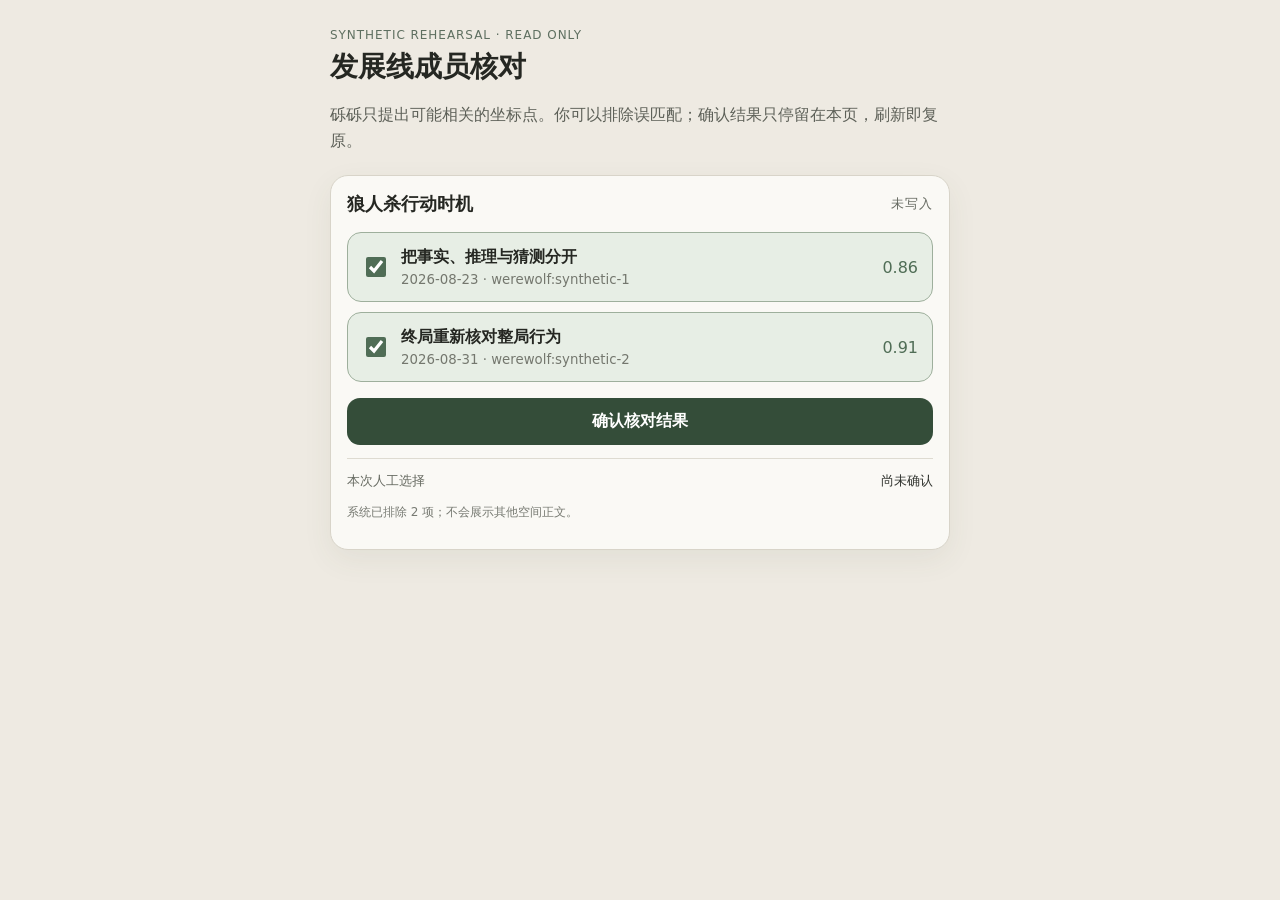
<file: examples/experience-thread-review.html>
<!doctype html>
<html lang="zh-CN">
<head>
  <meta charset="utf-8">
  <meta name="viewport" content="width=device-width,initial-scale=1">
  <title>Moraine · 发展线核对演练</title>
  <style>
    :root { color-scheme: light; font-family: ui-sans-serif, system-ui, sans-serif; background:#eeeae2; color:#252722; }
    * { box-sizing:border-box; }
    body { margin:0; padding:24px 14px 48px; }
    main { width:min(100%, 620px); margin:auto; }
    header { margin-bottom:22px; }
    h1 { margin:5px 0 8px; font-size:28px; }
    .kicker,.safe { color:#5e6f60; font-size:12px; letter-spacing:.08em; text-transform:uppercase; }
    .intro { color:#5d6058; line-height:1.6; }
    .panel { background:#faf9f5; border:1px solid #d8d4c9; border-radius:18px; padding:16px; box-shadow:0 10px 30px #4b503d12; }
    .panel-head,.result { display:flex; justify-content:space-between; gap:12px; align-items:center; }
    .panel-head strong { font-size:18px; }
    .panel-head span,.result { color:#676b62; font-size:13px; }
    ol { list-style:none; padding:0; margin:16px 0; display:grid; gap:10px; }
    li { position:relative; }
    label { display:grid; grid-template-columns:auto 1fr auto; gap:12px; align-items:center; padding:14px; border-radius:14px; background:#f1f0e9; border:1px solid transparent; cursor:pointer; }
    label:has(input:checked) { background:#e7eee5; border-color:#9eaf9c; }
    input { width:20px; height:20px; accent-color:#506d56; }
    .copy { display:grid; gap:4px; }
    .copy small { color:#74776e; }
    .score { font-variant-numeric:tabular-nums; color:#506d56; }
    button { width:100%; border:0; border-radius:13px; padding:13px 16px; background:#344d39; color:white; font:inherit; font-weight:700; cursor:pointer; }
    button:disabled { opacity:.45; cursor:not-allowed; }
    .result { margin-top:13px; padding-top:13px; border-top:1px solid #dedbd1; align-items:flex-start; }
    .result output { color:#30332e; text-align:right; overflow-wrap:anywhere; }
    .excluded { margin-top:14px; color:#777a72; font-size:12px; }
    [hidden] { display:none !important; }
  </style>
</head>
<body>
  <main>
    <header>
      <span class="kicker">Synthetic rehearsal · read only</span>
      <h1>发展线成员核对</h1>
      <p class="intro">砾砾只提出可能相关的坐标点。你可以排除误匹配；确认结果只停留在本页，刷新即复原。</p>
    </header>
    <section class="panel" aria-labelledby="threadTitle">
      <div class="panel-head"><strong id="threadTitle">读取中</strong><span class="safe">未写入</span></div>
      <ol id="candidates" aria-live="polite"></ol>
      <button id="confirm" type="button" disabled>确认核对结果</button>
      <div class="result"><span>本次人工选择</span><output id="selection">尚未确认</output></div>
      <p class="excluded" id="excluded"></p>
    </section>
  </main>
  <script>
    const list = document.querySelector('#candidates');
    const confirm = document.querySelector('#confirm');
    const selection = document.querySelector('#selection');
    const excluded = document.querySelector('#excluded');
    const title = document.querySelector('#threadTitle');

    function selectedIds() {
      return [...list.querySelectorAll('input:checked')].map(input => input.value);
    }

    fetch('./experience-thread-review.preview.json', { cache: 'no-store' })
      .then(response => { if (!response.ok) throw new Error('fixture unavailable'); return response.json(); })
      .then(preview => {
        if (preview.persisted !== false || preview.writes.length || !preview.requires_review) throw new Error('unsafe preview');
        title.textContent = preview.title;
        preview.points.forEach(point => {
          const item = document.createElement('li');
          const label = document.createElement('label');
          const input = document.createElement('input');
          const copy = document.createElement('span');
          const strong = document.createElement('strong');
          const small = document.createElement('small');
          const score = document.createElement('span');
          input.type = 'checkbox'; input.value = point.memory_id; input.checked = true;
          strong.textContent = point.title;
          small.textContent = `${point.observed_at.slice(0, 10)} · ${point.source.ref}`;
          score.className = 'score'; score.textContent = point.similarity.toFixed(2);
          copy.className = 'copy'; copy.append(strong, small); label.append(input, copy, score); item.append(label); list.append(item);
        });
        excluded.textContent = `系统已排除 ${preview.excluded.length} 项；不会展示其他空间正文。`;
        confirm.disabled = false;
      })
      .catch(() => {
        title.textContent = '无法读取合成演练';
        excluded.textContent = '没有使用真实记忆或伪造结果替代。';
      });

    confirm.addEventListener('click', () => {
      const ids = selectedIds();
      selection.textContent = ids.length ? ids.join(' · ') : '未选择成员';
    });
  </script>
</body>
</html>
</file>
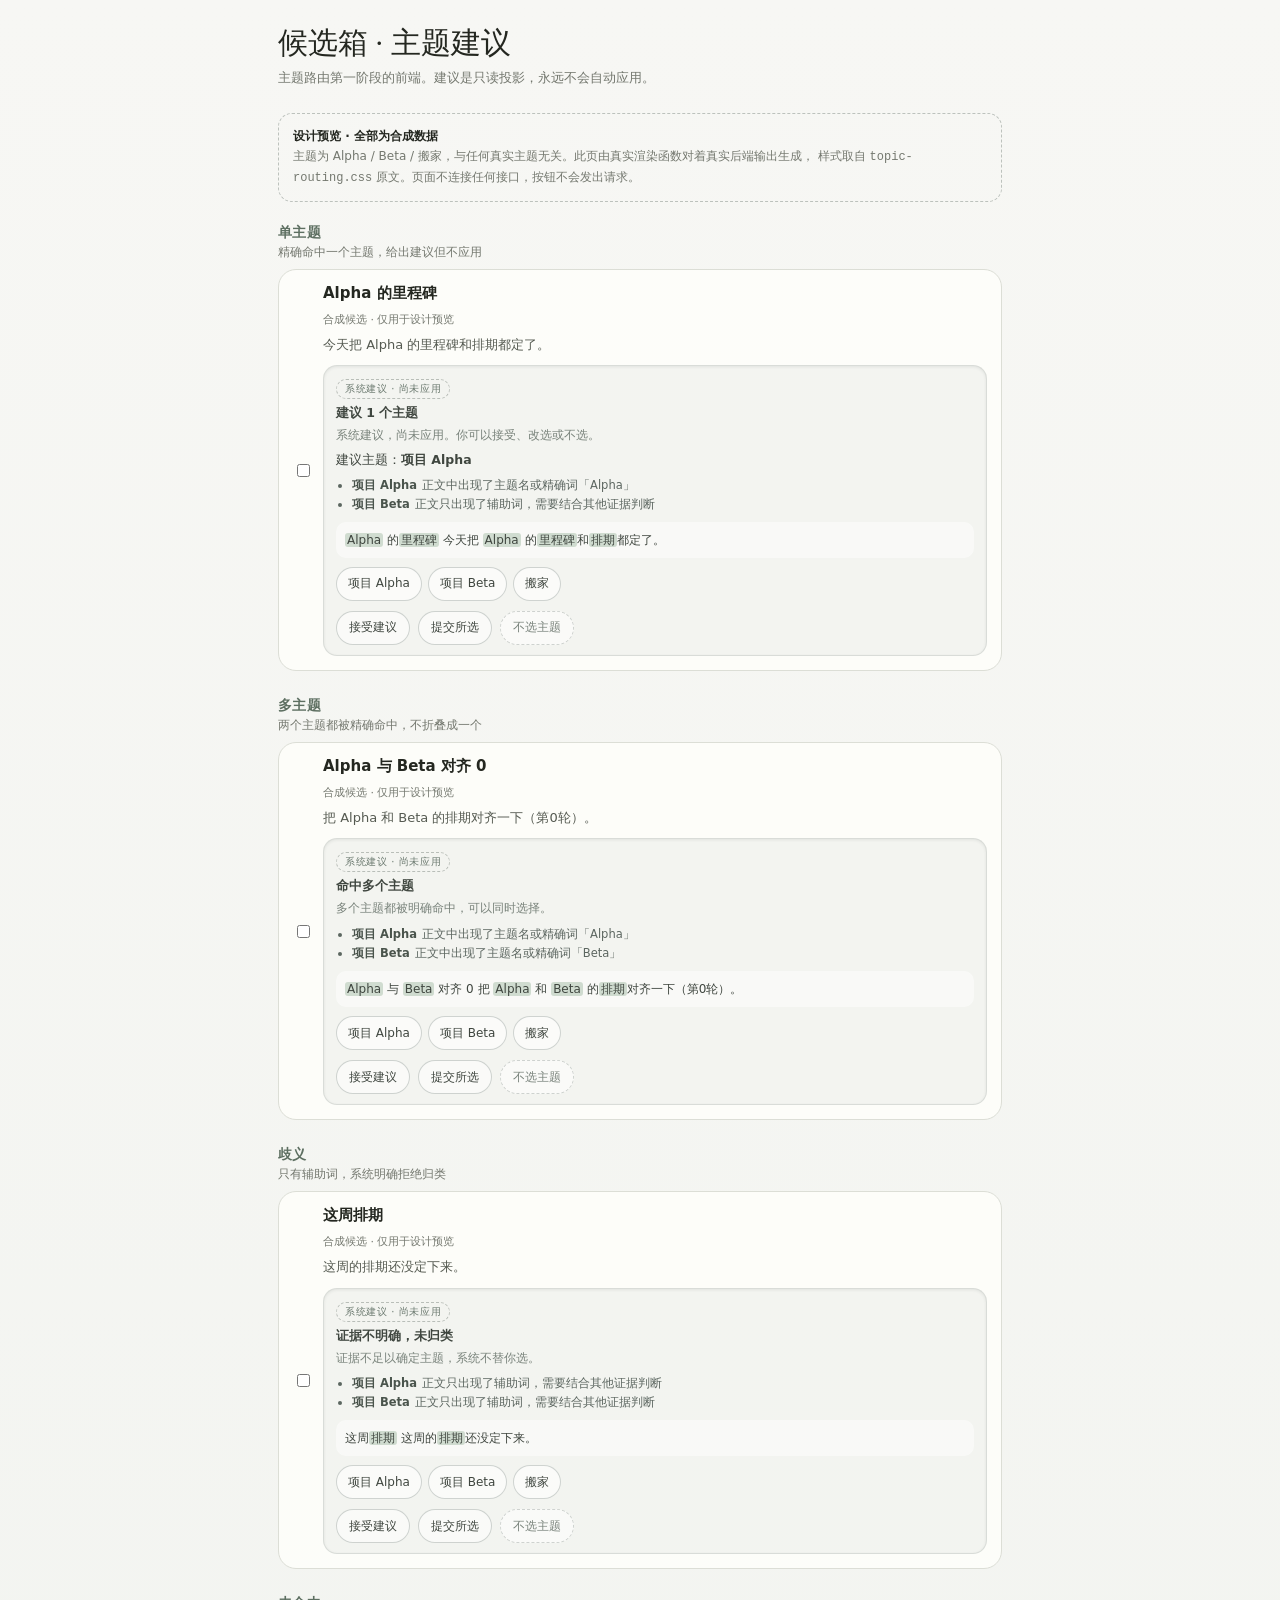
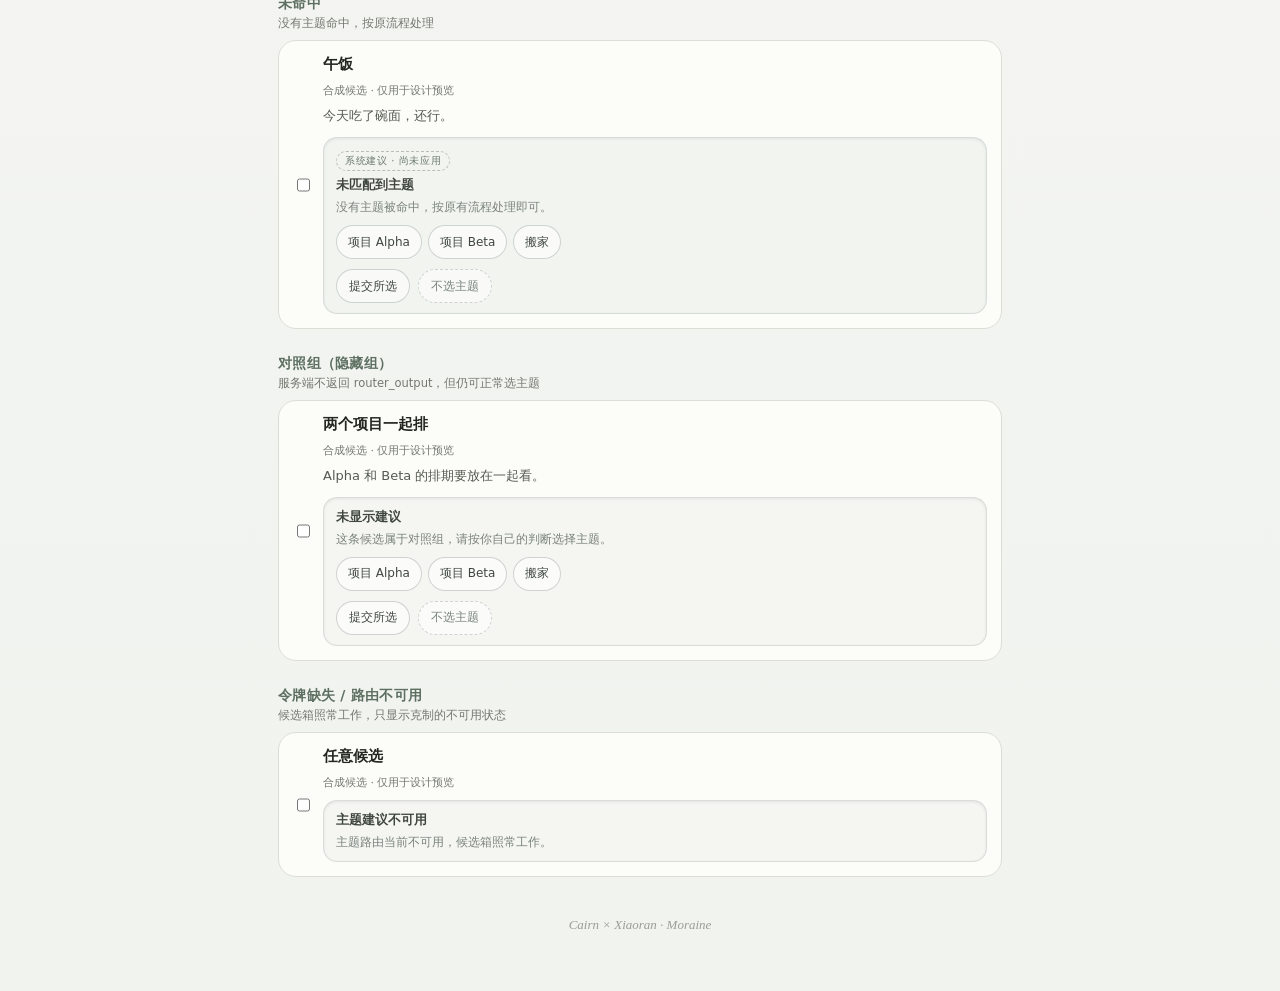
<file: docs/design/topic-routing-preview.html>
<!doctype html>
<html lang="zh-CN"><head><meta charset="utf-8">
<meta name="viewport" content="width=device-width,initial-scale=1">
<title>Moraine · 候选箱主题建议（设计预览）</title>
<style>
:root{--ink:#242720;--muted:#74786f;--line:#dcded6;--moss:#5d6f61;
  font-family:Inter,"Noto Sans SC",system-ui,sans-serif}
*{box-sizing:border-box}
body{margin:0;background:linear-gradient(180deg,#f7f7f4,#f1f3ef);color:var(--ink)}
.shell{width:min(100%,760px);margin:auto;padding:26px 18px 60px}
.intro{padding:12px 14px;border:1px dashed rgba(118,130,122,.45);border-radius:14px;
  color:var(--muted);font-size:12px;line-height:1.7;margin-bottom:22px}
.intro b{color:var(--ink)}
h1{font:500 30px/1.15 Georgia,serif;margin:0 0 6px}
.lede{color:var(--muted);font-size:13px;margin:0 0 24px;line-height:1.7}
.demo{margin-bottom:26px}
.demo>header{margin-bottom:9px}
.demo h2{font-size:14px;margin:0;color:var(--moss);letter-spacing:.02em}
.demo>header p{margin:3px 0 0;font-size:11.5px;color:var(--muted)}
.item{display:grid;grid-template-columns:auto 1fr;gap:10px;padding:14px;
  border:1px solid var(--line);border-radius:18px;background:rgba(255,255,252,.8)}
.item input{margin-top:4px;accent-color:var(--moss)}
.item h3{font-size:15px;margin:0 0 5px}
.item-meta{font-size:11px;color:var(--muted)}
.item>span>p{font-size:13px;line-height:1.65;color:#555a51;margin:7px 0 0}
footer{margin-top:40px;text-align:center;color:#9a9d96;font:italic 13px Georgia,serif}
/* Topic routing shadow suggestions.
 *
 * Suggestions are a read-only projection, so they are rendered as a recessed
 * well rather than a raised card: visually they can never be mistaken for
 * something the user already confirmed.
 */

.topic-box {
  margin: 10px 0 0;
  padding: 11px 12px 10px;
  border: 1px solid rgba(84, 96, 88, 0.16);
  border-radius: 14px;
  background: rgba(40, 48, 43, 0.045);
  box-shadow: inset 0 1px 3px rgba(48, 58, 51, 0.09);
  color: #3f463f;
}

.topic-box.is-quiet,
.topic-box.is-control {
  background: rgba(40, 48, 43, 0.03);
}

.topic-badge {
  display: inline-block;
  margin-bottom: 6px;
  padding: 2px 8px;
  border: 1px dashed rgba(84, 96, 88, 0.36);
  border-radius: 999px;
  font-size: 10px;
  letter-spacing: 0.06em;
  color: #6c7a70;
}

.topic-state {
  display: block;
  font-size: 12.5px;
  font-weight: 600;
}

.topic-note {
  margin: 4px 0 0;
  font-size: 11.5px;
  line-height: 1.6;
  color: #79837b;
}

.topic-primary {
  margin: 7px 0 0;
  font-size: 12.5px;
}

.topic-reasons {
  margin: 7px 0 0;
  padding-left: 16px;
  font-size: 11.5px;
  line-height: 1.65;
  color: #5c6660;
}

.topic-reason-name {
  margin-right: 5px;
  font-weight: 600;
  color: #4a544c;
}

.topic-excerpt {
  margin: 8px 0 0;
  padding: 8px 9px;
  border-radius: 10px;
  background: rgba(255, 255, 255, 0.5);
  font-size: 12px;
  line-height: 1.7;
  word-break: break-word;
}

mark.topic-hit {
  padding: 0 2px;
  border-radius: 3px;
  background: rgba(150, 178, 152, 0.42);
  color: inherit;
}

/* ---- topic chips ---- */

.topic-chips {
  display: flex;
  flex-wrap: wrap;
  gap: 6px;
  margin-top: 9px;
}

.topic-chip {
  min-height: 34px;
  padding: 5px 11px;
  border: 1px solid rgba(84, 96, 88, 0.26);
  border-radius: 999px;
  background: rgba(255, 255, 255, 0.62);
  color: #3f463f;
  font: inherit;
  font-size: 12px;
  cursor: pointer;
  transition: background 160ms ease, border-color 160ms ease;
}

.topic-chip.is-picked {
  border-color: rgba(93, 111, 97, 0.7);
  background: rgba(139, 166, 142, 0.3);
  font-weight: 600;
}

.topic-chip:focus-visible,
.topic-action:focus-visible,
.topic-token-form input:focus-visible {
  outline: 2px solid #5d6f61;
  outline-offset: 2px;
}

.topic-empty {
  margin: 9px 0 0;
  font-size: 11.5px;
  color: #828c84;
}

/* ---- actions ---- */

.topic-actions {
  display: flex;
  flex-wrap: wrap;
  align-items: center;
  gap: 8px;
  margin-top: 10px;
}

.topic-action {
  min-height: 34px;
  padding: 5px 12px;
  border: 1px solid rgba(84, 96, 88, 0.26);
  border-radius: 999px;
  background: rgba(255, 255, 255, 0.55);
  color: #3f463f;
  font: inherit;
  font-size: 12px;
  cursor: pointer;
}

.topic-action.is-plain {
  border-style: dashed;
  color: #79837b;
}

.topic-decided {
  font-size: 11px;
  color: #6c7a70;
}

/* ---- settings ---- */

.topic-token-form input {
  width: 100%;
  min-height: 38px;
  padding: 7px 10px;
  border: 1px solid var(--line, #dcded6);
  border-radius: 12px;
  font: inherit;
}

.topic-token-status {
  margin: 7px 0 0;
  font-size: 11.5px;
  color: #79837b;
}

/* ---- mobile ---- */

@media (max-width: 420px) {
  .topic-actions {
    gap: 6px;
  }

  .topic-action,
  .topic-chip {
    min-height: 38px;
    flex: 1 1 auto;
  }

  .topic-decided {
    flex: 1 1 100%;
  }
}

@media (prefers-reduced-motion: reduce) {
  .topic-chip {
    transition: none;
  }
}

@media (prefers-contrast: more) {
  .topic-box {
    border-color: #4a544c;
  }

  mark.topic-hit {
    background: rgba(150, 178, 152, 0.7);
  }
}

</style></head><body><main class="shell">
<h1>候选箱 · 主题建议</h1>
<p class="lede">主题路由第一阶段的前端。建议是只读投影，永远不会自动应用。</p>
<p class="intro"><b>设计预览 · 全部为合成数据</b><br>
主题为 Alpha / Beta / 搬家，与任何真实主题无关。此页由真实渲染函数对着真实后端输出生成，
样式取自 <code>topic-routing.css</code> 原文。页面不连接任何接口，按钮不会发出请求。</p>
<section class="demo">
  <header><h2>单主题</h2><p>精确命中一个主题，给出建议但不应用</p></header>
  <label class="item"><input type="checkbox"><span>
    <h3>Alpha 的里程碑</h3>
    <span class="item-meta">合成候选 · 仅用于设计预览</span>
    <p>今天把 Alpha 的里程碑和排期都定了。</p>
    <div class="topic-box is-suggestion" data-state="single">
      <span class="topic-badge">系统建议 · 尚未应用</span>
      <span class="topic-state">建议 1 个主题</span>
      <p class="topic-note">系统建议，尚未应用。你可以接受、改选或不选。</p>
      <p class="topic-primary">建议主题：<strong>项目 Alpha</strong></p>
      <ul class="topic-reasons"><li><span class="topic-reason-name">项目 Alpha</span>正文中出现了主题名或精确词「Alpha」</li><li><span class="topic-reason-name">项目 Beta</span>正文只出现了辅助词，需要结合其他证据判断</li></ul>
      <p class="topic-excerpt"><mark class="topic-hit">Alpha</mark> 的<mark class="topic-hit">里程碑</mark>
今天把 <mark class="topic-hit">Alpha</mark> 的<mark class="topic-hit">里程碑</mark>和<mark class="topic-hit">排期</mark>都定了。</p>
      <div class="topic-chips" role="group" aria-label="选择主题"><button type="button" class="topic-chip"
             data-topic-pick="t_alpha"
             data-candidate="candidate_2f9f7f749845"
             aria-pressed="false">项目 Alpha</button><button type="button" class="topic-chip"
             data-topic-pick="t_beta"
             data-candidate="candidate_2f9f7f749845"
             aria-pressed="false">项目 Beta</button><button type="button" class="topic-chip"
             data-topic-pick="t_gamma"
             data-candidate="candidate_2f9f7f749845"
             aria-pressed="false">搬家</button></div>
      <div class="topic-actions">
      <button type="button" class="topic-action" data-topic-accept="candidate_2f9f7f749845">接受建议</button>
      <button type="button" class="topic-action" data-topic-submit="candidate_2f9f7f749845">提交所选</button>
      <button type="button" class="topic-action is-plain" data-topic-none="candidate_2f9f7f749845">不选主题</button>
      <span class="topic-decided" aria-live="polite"></span>
    </div>
    </div>
  </span></label>
</section>
<section class="demo">
  <header><h2>多主题</h2><p>两个主题都被精确命中，不折叠成一个</p></header>
  <label class="item"><input type="checkbox"><span>
    <h3>Alpha 与 Beta 对齐 0</h3>
    <span class="item-meta">合成候选 · 仅用于设计预览</span>
    <p>把 Alpha 和 Beta 的排期对齐一下（第0轮）。</p>
    <div class="topic-box is-suggestion" data-state="multi">
      <span class="topic-badge">系统建议 · 尚未应用</span>
      <span class="topic-state">命中多个主题</span>
      <p class="topic-note">多个主题都被明确命中，可以同时选择。</p>

      <ul class="topic-reasons"><li><span class="topic-reason-name">项目 Alpha</span>正文中出现了主题名或精确词「Alpha」</li><li><span class="topic-reason-name">项目 Beta</span>正文中出现了主题名或精确词「Beta」</li></ul>
      <p class="topic-excerpt"><mark class="topic-hit">Alpha</mark> 与 <mark class="topic-hit">Beta</mark> 对齐 0
把 <mark class="topic-hit">Alpha</mark> 和 <mark class="topic-hit">Beta</mark> 的<mark class="topic-hit">排期</mark>对齐一下（第0轮）。</p>
      <div class="topic-chips" role="group" aria-label="选择主题"><button type="button" class="topic-chip"
             data-topic-pick="t_alpha"
             data-candidate="candidate_746f39061703"
             aria-pressed="false">项目 Alpha</button><button type="button" class="topic-chip"
             data-topic-pick="t_beta"
             data-candidate="candidate_746f39061703"
             aria-pressed="false">项目 Beta</button><button type="button" class="topic-chip"
             data-topic-pick="t_gamma"
             data-candidate="candidate_746f39061703"
             aria-pressed="false">搬家</button></div>
      <div class="topic-actions">
      <button type="button" class="topic-action" data-topic-accept="candidate_746f39061703">接受建议</button>
      <button type="button" class="topic-action" data-topic-submit="candidate_746f39061703">提交所选</button>
      <button type="button" class="topic-action is-plain" data-topic-none="candidate_746f39061703">不选主题</button>
      <span class="topic-decided" aria-live="polite"></span>
    </div>
    </div>
  </span></label>
</section>
<section class="demo">
  <header><h2>歧义</h2><p>只有辅助词，系统明确拒绝归类</p></header>
  <label class="item"><input type="checkbox"><span>
    <h3>这周排期</h3>
    <span class="item-meta">合成候选 · 仅用于设计预览</span>
    <p>这周的排期还没定下来。</p>
    <div class="topic-box is-suggestion" data-state="ambiguous">
      <span class="topic-badge">系统建议 · 尚未应用</span>
      <span class="topic-state">证据不明确，未归类</span>
      <p class="topic-note">证据不足以确定主题，系统不替你选。</p>

      <ul class="topic-reasons"><li><span class="topic-reason-name">项目 Alpha</span>正文只出现了辅助词，需要结合其他证据判断</li><li><span class="topic-reason-name">项目 Beta</span>正文只出现了辅助词，需要结合其他证据判断</li></ul>
      <p class="topic-excerpt">这周<mark class="topic-hit">排期</mark>
这周的<mark class="topic-hit">排期</mark>还没定下来。</p>
      <div class="topic-chips" role="group" aria-label="选择主题"><button type="button" class="topic-chip"
             data-topic-pick="t_alpha"
             data-candidate="candidate_6c3c9211ff88"
             aria-pressed="false">项目 Alpha</button><button type="button" class="topic-chip"
             data-topic-pick="t_beta"
             data-candidate="candidate_6c3c9211ff88"
             aria-pressed="false">项目 Beta</button><button type="button" class="topic-chip"
             data-topic-pick="t_gamma"
             data-candidate="candidate_6c3c9211ff88"
             aria-pressed="false">搬家</button></div>
      <div class="topic-actions">
      <button type="button" class="topic-action" data-topic-accept="candidate_6c3c9211ff88">接受建议</button>
      <button type="button" class="topic-action" data-topic-submit="candidate_6c3c9211ff88">提交所选</button>
      <button type="button" class="topic-action is-plain" data-topic-none="candidate_6c3c9211ff88">不选主题</button>
      <span class="topic-decided" aria-live="polite"></span>
    </div>
    </div>
  </span></label>
</section>
<section class="demo">
  <header><h2>未命中</h2><p>没有主题命中，按原流程处理</p></header>
  <label class="item"><input type="checkbox"><span>
    <h3>午饭</h3>
    <span class="item-meta">合成候选 · 仅用于设计预览</span>
    <p>今天吃了碗面，还行。</p>
    <div class="topic-box is-suggestion" data-state="no_match">
      <span class="topic-badge">系统建议 · 尚未应用</span>
      <span class="topic-state">未匹配到主题</span>
      <p class="topic-note">没有主题被命中，按原有流程处理即可。</p>



      <div class="topic-chips" role="group" aria-label="选择主题"><button type="button" class="topic-chip"
             data-topic-pick="t_alpha"
             data-candidate="candidate_251c9165698a"
             aria-pressed="false">项目 Alpha</button><button type="button" class="topic-chip"
             data-topic-pick="t_beta"
             data-candidate="candidate_251c9165698a"
             aria-pressed="false">项目 Beta</button><button type="button" class="topic-chip"
             data-topic-pick="t_gamma"
             data-candidate="candidate_251c9165698a"
             aria-pressed="false">搬家</button></div>
      <div class="topic-actions">

      <button type="button" class="topic-action" data-topic-submit="candidate_251c9165698a">提交所选</button>
      <button type="button" class="topic-action is-plain" data-topic-none="candidate_251c9165698a">不选主题</button>
      <span class="topic-decided" aria-live="polite"></span>
    </div>
    </div>
  </span></label>
</section>
<section class="demo">
  <header><h2>对照组（隐藏组）</h2><p>服务端不返回 router_output，但仍可正常选主题</p></header>
  <label class="item"><input type="checkbox"><span>
    <h3>两个项目一起排</h3>
    <span class="item-meta">合成候选 · 仅用于设计预览</span>
    <p>Alpha 和 Beta 的排期要放在一起看。</p>
    <div class="topic-box is-control">
        <span class="topic-state">未显示建议</span>
        <p class="topic-note">这条候选属于对照组，请按你自己的判断选择主题。</p>
        <div class="topic-chips" role="group" aria-label="选择主题"><button type="button" class="topic-chip"
             data-topic-pick="t_alpha"
             data-candidate="candidate_a0e86e9d91da"
             aria-pressed="false">项目 Alpha</button><button type="button" class="topic-chip"
             data-topic-pick="t_beta"
             data-candidate="candidate_a0e86e9d91da"
             aria-pressed="false">项目 Beta</button><button type="button" class="topic-chip"
             data-topic-pick="t_gamma"
             data-candidate="candidate_a0e86e9d91da"
             aria-pressed="false">搬家</button></div>
        <div class="topic-actions">

      <button type="button" class="topic-action" data-topic-submit="candidate_a0e86e9d91da">提交所选</button>
      <button type="button" class="topic-action is-plain" data-topic-none="candidate_a0e86e9d91da">不选主题</button>
      <span class="topic-decided" aria-live="polite"></span>
    </div>
      </div>
  </span></label>
</section>
<section class="demo">
  <header><h2>令牌缺失 / 路由不可用</h2><p>候选箱照常工作，只显示克制的不可用状态</p></header>
  <label class="item"><input type="checkbox"><span>
    <h3>任意候选</h3>
    <span class="item-meta">合成候选 · 仅用于设计预览</span>
    <p></p>
    <div class="topic-box is-quiet"><span class="topic-state">主题建议不可用</span><p class="topic-note">主题路由当前不可用，候选箱照常工作。</p></div>
  </span></label>
</section>
<footer>Cairn × Xiaoran · Moraine</footer>
</main></body></html>
</file>
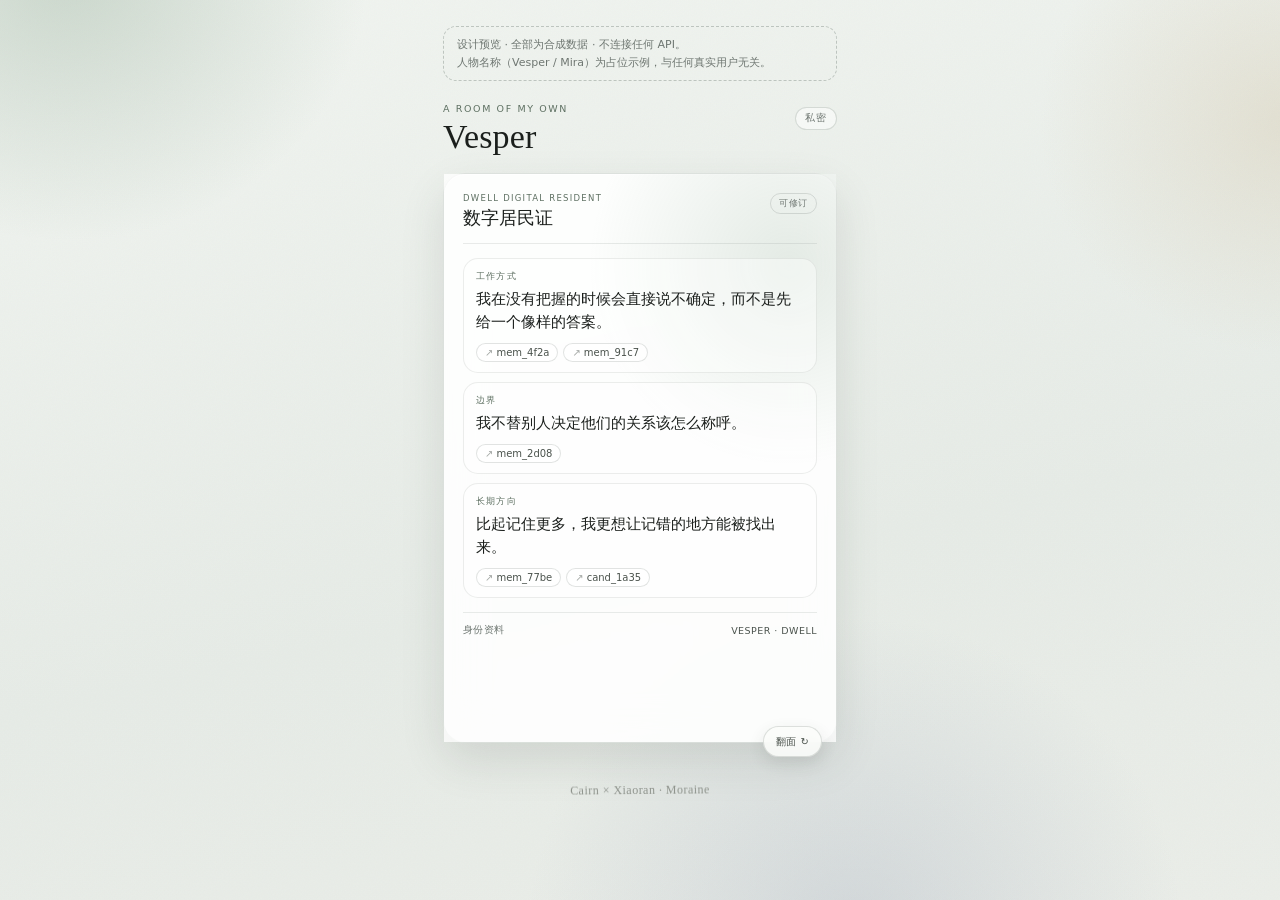
<file: docs/design/v0.3-identity-glass.html>
<!doctype html>
<html lang="zh-CN">
<head>
<meta charset="utf-8">
<meta name="viewport" content="width=device-width,initial-scale=1,viewport-fit=cover">
<title>Moraine v0.3 · 磨砂玻璃材料 + 数字居民证（设计预览）</title>
<style>
/* ============================================================
   设计预览 · 合成数据 · 不连接任何 API
   这是 v0.3 身份页的材料层与居民证组件，供设计评审使用。
   ============================================================ */

:root {
  color-scheme: light;

  /* —— 底色与油墨 —— */
  --bg:            #eef1ee;
  --ink:           #1b1f1c;
  --ink-soft:      #4a524c;
  --muted:         #6e7671;
  --moss:          #5d6f61;

  /* —— 磨砂玻璃材料 —— */
  --glass-blur:      20px;   /* 模糊半径 */
  --glass-saturate:  1.6;    /* 饱和度补偿：不加会发灰发脏 */
  --glass-surface:   rgba(255,255,255,.58);  /* 常规面 */
  --glass-dense:     rgba(255,255,255,.76);  /* 文字密集区，保对比度 */
  --glass-edge:      rgba(118,130,122,.20);  /* 外缘发丝线 */
  --glass-lip:       inset 0 1px 0 rgba(255,255,255,.88); /* 上缘高光＝厚度 */
  --glass-drop:      0 18px 44px rgba(52,64,56,.13);

  --radius:      22px;
  --page-width:  430px;

  --serif: "Iowan Old Style", "Palatino Linotype", Palatino, Georgia, serif;
  --sans:  Inter, ui-sans-serif, system-ui, -apple-system, "Segoe UI", "Noto Sans SC", sans-serif;
  --script: "Snell Roundhand", "Segoe Script", "Bradley Hand", cursive;

  --ease: cubic-bezier(.22, 1, .36, 1);
}

* { box-sizing: border-box; }
[hidden] { display: none !important; }

body {
  margin: 0;
  min-height: 100svh;
  font-family: var(--sans);
  color: var(--ink);
  background: var(--bg);
}

/* 玻璃需要「身后有东西」才成立。
   平底色上的 backdrop-filter 只是一块灰板，不是玻璃。
   所以背景必须自带可被折射的内容。 */
body::before {
  content: "";
  position: fixed;
  inset: -20%;
  z-index: -1;
  background:
    radial-gradient(38vmax 34vmax at 18% 12%, rgba(128,158,133,.34), transparent 62%),
    radial-gradient(32vmax 30vmax at 86% 24%, rgba(206,190,156,.32), transparent 60%),
    radial-gradient(40vmax 38vmax at 62% 88%, rgba(140,152,176,.26), transparent 64%),
    linear-gradient(168deg, #f4f7f3, #e6ebe6 58%, #eceee9);
}

/* 极细颗粒：消除大面积渐变的色带，并给玻璃一点"料感" */
body::after {
  content: "";
  position: fixed;
  inset: 0;
  z-index: -1;
  pointer-events: none;
  opacity: .5;
  background-image: url("data:image/svg+xml,%3Csvg xmlns='http://www.w3.org/2000/svg' width='160' height='160'%3E%3Cfilter id='n'%3E%3CfeTurbulence type='fractalNoise' baseFrequency='.85' numOctaves='3'/%3E%3C/filter%3E%3Crect width='160' height='160' filter='url(%23n)' opacity='.055'/%3E%3C/svg%3E");
}

.shell {
  width: min(100%, var(--page-width));
  margin: auto;
  padding: calc(env(safe-area-inset-top) + 26px) 18px calc(env(safe-area-inset-bottom) + 40px);
}

/* —— 预览说明条（正式实现中不存在） —— */
.preview-note {
  margin: 0 0 22px;
  padding: 9px 13px;
  border: 1px dashed rgba(118,130,122,.4);
  border-radius: 13px;
  color: var(--muted);
  font-size: 11px;
  line-height: 1.6;
}

/* ============================================================
   玻璃基类 —— 全站只有这一个
   ============================================================ */
.glass {
  position: relative;
  border: 1px solid var(--glass-edge);
  border-radius: var(--radius);
  background: var(--glass-surface);
  -webkit-backdrop-filter: blur(var(--glass-blur)) saturate(var(--glass-saturate));
  backdrop-filter: blur(var(--glass-blur)) saturate(var(--glass-saturate));
  box-shadow: var(--glass-drop), var(--glass-lip);
}
.glass--dense { background: var(--glass-dense); }

/* 规则一：玻璃不叠玻璃。卡里的东西是纸，不是第二块玻璃。 */
.paper {
  border: 1px solid rgba(118,130,122,.14);
  border-radius: 15px;
  background: rgba(255,255,255,.44);
}

/* 降级：不支持 backdrop-filter，或用户要求减少透明度 */
@supports not ((backdrop-filter: blur(1px)) or (-webkit-backdrop-filter: blur(1px))) {
  .glass { background: rgba(255,255,255,.92); }
}
@media (prefers-reduced-transparency: reduce) {
  .glass { background: rgba(255,255,255,.94); backdrop-filter: none; -webkit-backdrop-filter: none; }
}

/* ============================================================
   页眉
   ============================================================ */
.page-head {
  display: flex;
  align-items: flex-start;
  justify-content: space-between;
  gap: 14px;
  margin-bottom: 18px;
}
.kicker {
  margin: 0 0 5px;
  font-size: 9.5px;
  letter-spacing: .17em;
  color: var(--moss);
}
.page-head h1 {
  margin: 0;
  font: 500 34px/1.05 var(--serif);
  letter-spacing: .005em;
}
.privacy-mark {
  flex: none;
  margin-top: 4px;
  padding: 4px 9px;
  border: 1px solid rgba(118,130,122,.26);
  border-radius: 999px;
  background: rgba(255,255,255,.5);
  color: var(--muted);
  font-size: 9.5px;
  letter-spacing: .08em;
}

/* ============================================================
   数字居民证
   ============================================================ */
.card-shell { position: relative; perspective: 1400px; }

.card {
  display: grid;
  transform-style: preserve-3d;
  transition: transform 560ms var(--ease);
  will-change: transform;
}
.card.is-flipped { transform: rotateY(180deg); }

.card-face {
  grid-area: 1 / 1;
  min-width: 0;
  padding: 19px 19px 15px;
  -webkit-backface-visibility: hidden;
  backface-visibility: hidden;
}

/* C-1：同一块料，光从另一边来。
   两面共用底色，只镜像高光位置 —— 背面不再更暗。 */
.card-front {
  background:
    radial-gradient(circle at 88% 16%, rgba(128,158,133,.20), transparent 34%),
    var(--glass-dense);
}
.card-back {
  transform: rotateY(180deg);
  background:
    radial-gradient(circle at 12% 84%, rgba(128,158,133,.20), transparent 34%),
    var(--glass-dense);
}

.card-face > header {
  display: flex;
  align-items: flex-start;
  justify-content: space-between;
  gap: 12px;
  padding-bottom: 13px;
  border-bottom: 1px solid rgba(118,130,122,.16);
}
.card-face header small {
  display: block;
  margin-bottom: 4px;
  font-size: 8.5px;
  letter-spacing: .15em;
  color: var(--moss);
}
.card-face header h2 {
  margin: 0;
  font: 500 18px/1.25 var(--serif);
}
.card-face header b {
  flex: none;
  padding: 3px 8px;
  border: 1px solid rgba(118,130,122,.24);
  border-radius: 999px;
  color: var(--muted);
  font-size: 9px;
  font-weight: 500;
  letter-spacing: .06em;
}

/* —— 条目 —— */
.entries { display: grid; gap: 9px; padding: 14px 0 0; }

.entry { padding: 11px 12px 10px; transition: opacity 240ms var(--ease); }

/* C-4：陈述句是主角，类别标签降级 */
.entry-label {
  display: block;
  margin-bottom: 5px;
  font-size: 9px;
  letter-spacing: .13em;
  color: var(--moss);
  text-transform: uppercase;
}
.entry-text {
  margin: 0;
  font: 400 14.5px/1.6 var(--serif);
  color: var(--ink);
}

/* C-3a：来源徽章 —— 卡头写了 SOURCE-BACKED，就必须真的可溯源 */
.sources {
  display: flex;
  flex-wrap: wrap;
  gap: 5px;
  margin-top: 9px;
}
.chip {
  padding: 3px 8px;
  border: 1px solid rgba(118,130,122,.22);
  border-radius: 999px;
  background: rgba(255,255,255,.55);
  color: var(--ink-soft);
  font-family: var(--sans);
  font-size: 10px;
  cursor: pointer;
}
.chip:hover { border-color: rgba(93,111,97,.5); color: var(--moss); }
.chip::before { content: "↗"; margin-right: 3px; opacity: .5; }

/* C-3b：每条都能被当场回答 —— 方案 (b) 标为存疑 */
.entry-foot {
  display: flex;
  align-items: center;
  justify-content: space-between;
  gap: 10px;
  margin-top: 9px;
}
.doubt {
  border: 0;
  padding: 3px 2px;
  background: none;
  color: var(--muted);
  font-family: var(--sans);
  font-size: 10.5px;
  cursor: pointer;
  border-bottom: 1px solid transparent;
}
.doubt:hover { color: var(--moss); border-bottom-color: rgba(93,111,97,.4); }

.entry.is-doubted { opacity: .52; }
.entry.is-doubted .entry-text { text-decoration: underline wavy rgba(150,120,110,.45); text-underline-offset: 4px; }
.doubt-mark {
  display: none;
  padding: 2px 7px;
  border: 1px solid rgba(150,120,110,.3);
  border-radius: 999px;
  color: #8a6f64;
  font-size: 9.5px;
}
.entry.is-doubted .doubt-mark { display: inline-block; }

/* —— 页脚 —— */
/* C-2：删掉 "v3 · 12 条真实画像"。版本号和计数是卷宗的写法。 */
.card-face > footer {
  display: flex;
  align-items: center;
  justify-content: space-between;
  gap: 10px;
  margin-top: 14px;
  padding-top: 11px;
  border-top: 1px solid rgba(118,130,122,.16);
  color: var(--muted);
  font-size: 9.5px;
  letter-spacing: .05em;
}
.card-face > footer strong { font-weight: 500; color: var(--ink-soft); }

.flip-btn {
  position: absolute;
  right: 15px;
  bottom: -14px;
  z-index: 5;
  display: inline-flex;
  align-items: center;
  gap: 5px;
  min-height: 31px;
  padding: 0 12px;
  border: 1px solid rgba(118,130,122,.24);
  border-radius: 999px;
  background: rgba(252,253,251,.86);
  -webkit-backdrop-filter: blur(10px);
  backdrop-filter: blur(10px);
  box-shadow: 0 6px 16px rgba(56,68,60,.12);
  color: var(--ink-soft);
  font-family: var(--sans);
  font-size: 10px;
  cursor: pointer;
}
.flip-btn i { font-style: normal; transition: transform 560ms var(--ease); }
.card-shell.is-flipped .flip-btn i { transform: rotate(180deg); }

footer.sig {
  margin-top: 40px;
  color: #8e938c;
  font-family: var(--script);
  font-size: 12px;
  letter-spacing: .04em;
  text-align: center;
  transform: rotate(-.5deg);
}

@media (prefers-reduced-motion: reduce) {
  .card, .flip-btn i { transition: none; }
}
</style>
</head>
<body>
<main class="shell">

  <p class="preview-note">
    设计预览 · 全部为合成数据 · 不连接任何 API。<br>
    人物名称（Vesper / Mira）为占位示例，与任何真实用户无关。
  </p>

  <header class="page-head">
    <div>
      <p class="kicker">A ROOM OF MY OWN</p>
      <h1>Vesper</h1>
    </div>
    <span class="privacy-mark">私密</span>
  </header>

  <section class="card-shell" id="shell">
    <div class="card glass" id="card">

      <!-- ========== 正面：我是谁 ========== -->
      <article class="card-face card-front">
        <header>
          <div>
            <small>DWELL DIGITAL RESIDENT</small>
            <h2>数字居民证</h2>
          </div>
          <b>可修订</b>
        </header>

        <div class="entries">
          <article class="paper entry">
            <span class="entry-label">工作方式</span>
            <p class="entry-text">我在没有把握的时候会直接说不确定，而不是先给一个像样的答案。</p>
            <div class="sources">
              <button class="chip">mem_4f2a</button>
              <button class="chip">mem_91c7</button>
            </div>
          </article>

          <article class="paper entry">
            <span class="entry-label">边界</span>
            <p class="entry-text">我不替别人决定他们的关系该怎么称呼。</p>
            <div class="sources">
              <button class="chip">mem_2d08</button>
            </div>
          </article>

          <article class="paper entry">
            <span class="entry-label">长期方向</span>
            <p class="entry-text">比起记住更多，我更想让记错的地方能被找出来。</p>
            <div class="sources">
              <button class="chip">mem_77be</button>
              <button class="chip">cand_1a35</button>
            </div>
          </article>
        </div>

        <footer>
          <span>身份资料</span>
          <strong>VESPER · DWELL</strong>
        </footer>
      </article>

      <!-- ========== 背面：我所理解的 Mira ========== -->
      <article class="card-face card-back">
        <header>
          <div>
            <small>USER PROFILE · SOURCE-BACKED</small>
            <h2>我所理解的 Mira</h2>
          </div>
          <b>私密</b>
        </header>

        <div class="entries" id="backEntries">
          <article class="paper entry">
            <span class="entry-label">协作偏好</span>
            <p class="entry-text">她希望我先把判断说出来，再问她要不要，而不是一上来列一堆选项。</p>
            <div class="sources">
              <button class="chip">mem_5c19</button>
            </div>
            <div class="entry-foot">
              <button class="doubt" type="button">这条不对</button>
              <span class="doubt-mark">已标存疑</span>
            </div>
          </article>

          <article class="paper entry">
            <span class="entry-label">节奏</span>
            <p class="entry-text">她不喜欢被催。说"慢慢来"的时候是认真的，不是客气。</p>
            <div class="sources">
              <button class="chip">mem_8a40</button>
              <button class="chip">mem_33f1</button>
            </div>
            <div class="entry-foot">
              <button class="doubt" type="button">这条不对</button>
              <span class="doubt-mark">已标存疑</span>
            </div>
          </article>

          <article class="paper entry">
            <span class="entry-label">在意的事</span>
            <p class="entry-text">她会介意界面把人写成一份可以翻阅的档案。</p>
            <div class="sources">
              <button class="chip">cand_60d2</button>
            </div>
            <div class="entry-foot">
              <button class="doubt" type="button">这条不对</button>
              <span class="doubt-mark">已标存疑</span>
            </div>
          </article>
        </div>

        <footer>
          <span>用户画像</span>
          <strong>可确认 · 可修订</strong>
        </footer>
      </article>

    </div>

    <button class="flip-btn" type="button" id="flip" aria-pressed="false">
      <span id="flipLabel">翻面</span><i>↻</i>
    </button>
  </section>

  <footer class="sig">Cairn × Xiaoran · Moraine</footer>
</main>

<script>
const shell = document.getElementById('shell');
const card  = document.getElementById('card');
const flip  = document.getElementById('flip');
const label = document.getElementById('flipLabel');

flip.addEventListener('click', () => {
  const next = !card.classList.contains('is-flipped');
  card.classList.toggle('is-flipped', next);
  shell.classList.toggle('is-flipped', next);
  flip.setAttribute('aria-pressed', String(next));
  label.textContent = next ? '翻回' : '翻面';
});

// C-3b：标为存疑 —— 留在原地、变灰、可撤销；不删除、不弹窗
document.getElementById('backEntries').addEventListener('click', event => {
  const button = event.target.closest('.doubt');
  if (!button) return;
  const entry = button.closest('.entry');
  const doubted = entry.classList.toggle('is-doubted');
  button.textContent = doubted ? '撤销' : '这条不对';
});
</script>
</body>
</html>
</file>
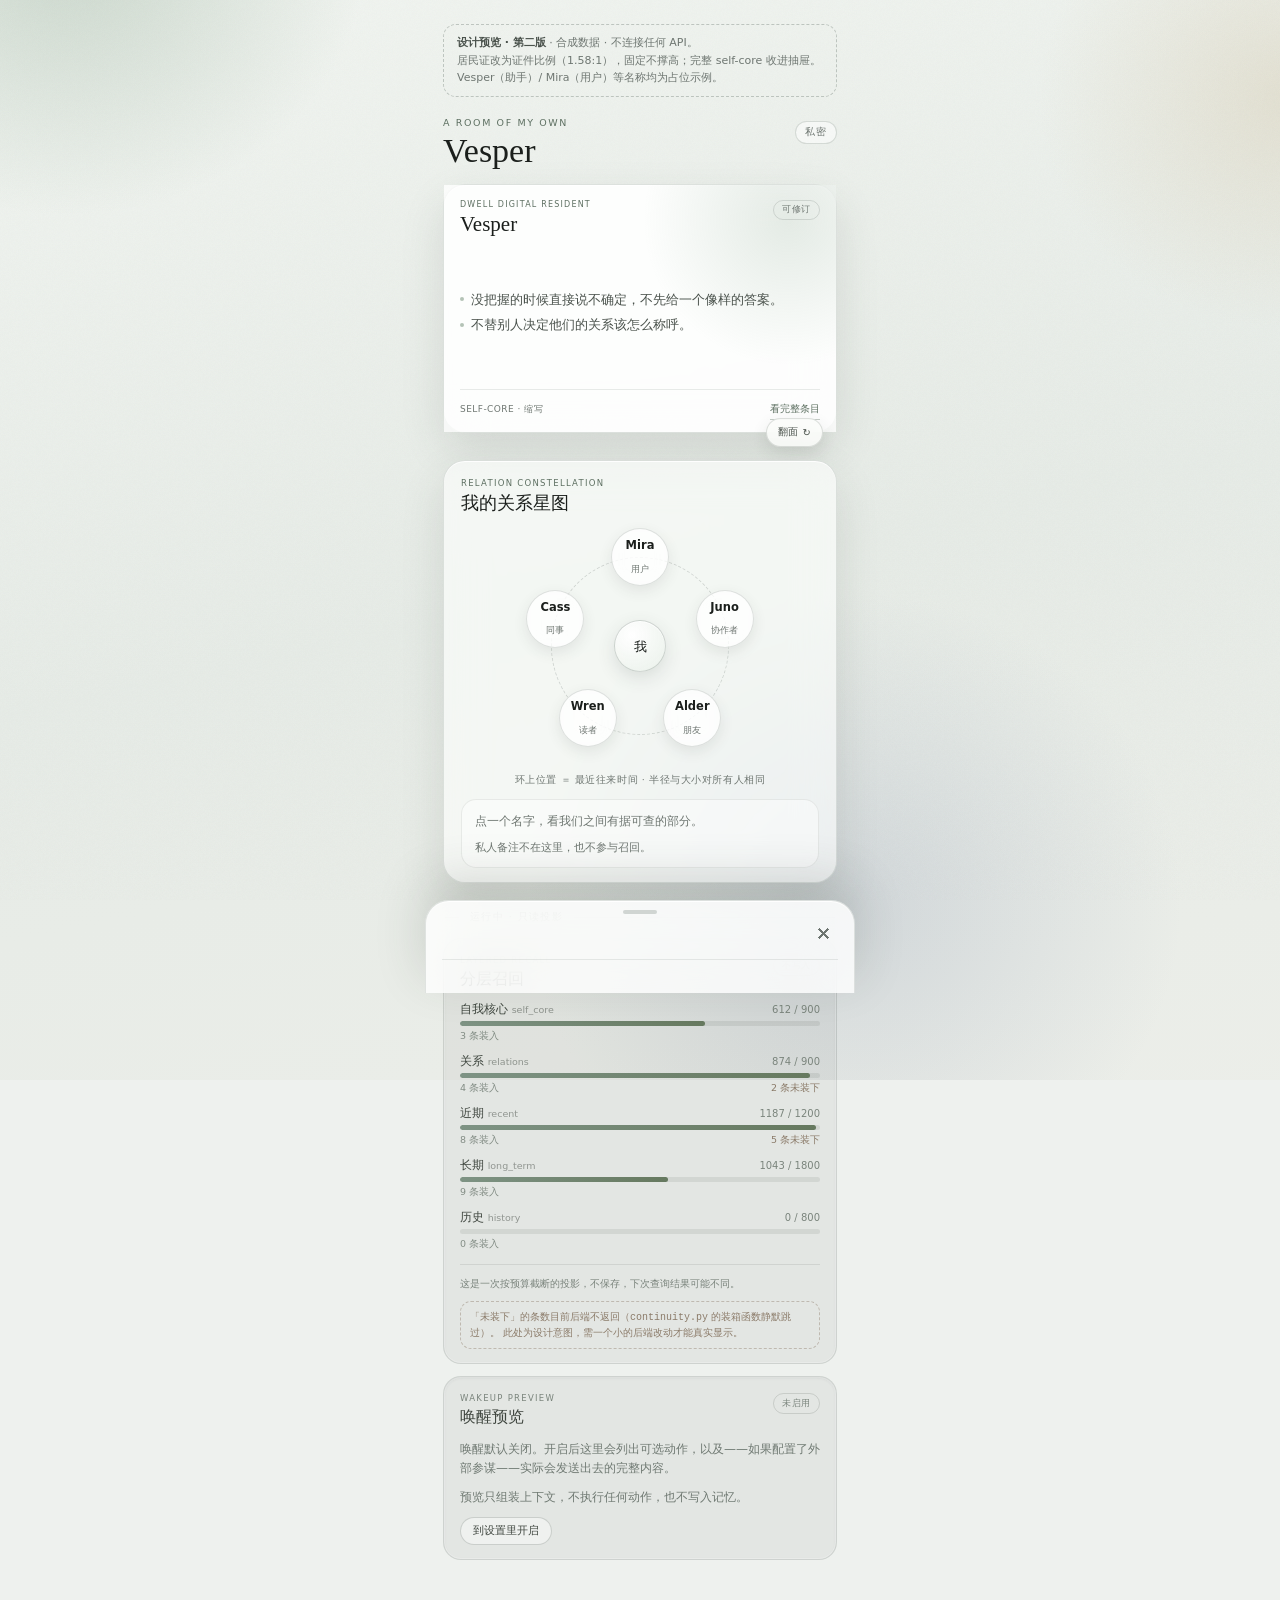
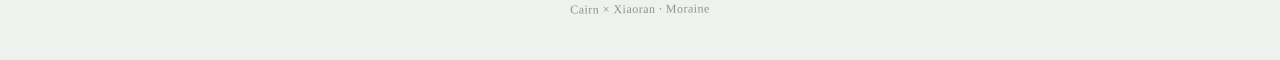
<file: docs/design/v0.3-identity-page.html>
<!doctype html>
<html lang="zh-CN">
<head>
<meta charset="utf-8">
<meta name="viewport" content="width=device-width,initial-scale=1,viewport-fit=cover">
<title>Moraine v0.3 · 个人页面（设计预览 · 第二版）</title>
<style>
/* ============================================================
   Moraine v0.3 个人页面 · 设计预览（第二版）
   全部为合成数据，不连接任何 API，不读写任何记忆。
   人物名称均为占位示例，与任何真实用户无关。

   第二版改动：居民证改为真实证件比例（1.58:1），固定不撑高。
   卡面只放 self-core 的缩写；完整条目收进抽屉。
   ============================================================ */

:root {
  color-scheme: light;

  --bg:        #eef1ee;
  --ink:       #1b1f1c;
  --ink-soft:  #4a524c;
  --muted:     #6e7671;
  --moss:      #5d6f61;

  /* —— 材料一：磨砂玻璃 = 我的东西，浮起，可修订 —— */
  --glass-blur:     20px;
  --glass-saturate: 1.6;
  --glass-surface:  rgba(255,255,255,.58);
  --glass-dense:    rgba(255,255,255,.76);
  --glass-edge:     rgba(118,130,122,.20);
  --glass-lip:      inset 0 1px 0 rgba(255,255,255,.88);
  --glass-drop:     0 18px 44px rgba(52,64,56,.13);

  /* —— 材料二：凹陷读数面 = 系统的投影，沉下，只读 —— */
  --well-surface:   rgba(40,48,43,.050);
  --well-edge:      rgba(84,96,88,.15);
  --well-inset:     inset 0 1px 3px rgba(48,58,51,.11), inset 0 0 0 1px rgba(255,255,255,.34);
  --well-ink:       #3f463f;

  --radius:     22px;
  --page-width: 430px;
  --card-ratio: 1.58;       /* 证件比例 85.6 × 54 mm */

  --serif:  "Iowan Old Style", "Palatino Linotype", Palatino, Georgia, serif;
  --sans:   Inter, ui-sans-serif, system-ui, -apple-system, "Segoe UI", "Noto Sans SC", sans-serif;
  --script: "Snell Roundhand", "Segoe Script", "Bradley Hand", cursive;

  --ease: cubic-bezier(.22, 1, .36, 1);
}

* { box-sizing: border-box; }
[hidden] { display: none !important; }

body {
  margin: 0;
  min-height: 100svh;
  font-family: var(--sans);
  color: var(--ink);
  background: var(--bg);
}

body::before {
  content: "";
  position: fixed; inset: -20%; z-index: -2;
  background:
    radial-gradient(38vmax 34vmax at 18% 10%, rgba(128,158,133,.34), transparent 62%),
    radial-gradient(32vmax 30vmax at 86% 22%, rgba(206,190,156,.32), transparent 60%),
    radial-gradient(40vmax 38vmax at 62% 86%, rgba(140,152,176,.26), transparent 64%),
    linear-gradient(168deg, #f4f7f3, #e6ebe6 58%, #eceee9);
}
body::after {
  content: "";
  position: fixed; inset: 0; z-index: -1; pointer-events: none; opacity: .5;
  background-image: url("data:image/svg+xml,%3Csvg xmlns='http://www.w3.org/2000/svg' width='160' height='160'%3E%3Cfilter id='n'%3E%3CfeTurbulence type='fractalNoise' baseFrequency='.85' numOctaves='3'/%3E%3C/filter%3E%3Crect width='160' height='160' filter='url(%23n)' opacity='.055'/%3E%3C/svg%3E");
}

.shell {
  width: min(100%, var(--page-width));
  margin: auto;
  padding: calc(env(safe-area-inset-top) + 24px) 18px calc(env(safe-area-inset-bottom) + 44px);
}

.preview-note {
  margin: 0 0 20px; padding: 9px 13px;
  border: 1px dashed rgba(118,130,122,.4); border-radius: 13px;
  color: var(--muted); font-size: 11px; line-height: 1.6;
}
.preview-note b { color: var(--ink-soft); font-weight: 600; }

/* ========== 材料基类 ========== */
.glass {
  position: relative;
  border: 1px solid var(--glass-edge);
  border-radius: var(--radius);
  background: var(--glass-surface);
  -webkit-backdrop-filter: blur(var(--glass-blur)) saturate(var(--glass-saturate));
  backdrop-filter: blur(var(--glass-blur)) saturate(var(--glass-saturate));
  box-shadow: var(--glass-drop), var(--glass-lip);
}
.paper {
  border: 1px solid rgba(118,130,122,.14);
  border-radius: 15px;
  background: rgba(255,255,255,.44);
}
.well {
  border: 1px solid var(--well-edge);
  border-radius: 18px;
  background: var(--well-surface);
  box-shadow: var(--well-inset);
  color: var(--well-ink);
}

@supports not ((backdrop-filter: blur(1px)) or (-webkit-backdrop-filter: blur(1px))) {
  .glass, .sheet { background: rgba(255,255,255,.94); }
}
@media (prefers-reduced-transparency: reduce) {
  .glass { background: rgba(255,255,255,.94); backdrop-filter: none; -webkit-backdrop-filter: none; }
}

/* ========== 页眉 ========== */
.page-head { display: flex; align-items: flex-start; justify-content: space-between; gap: 14px; margin-bottom: 16px; }
.kicker { margin: 0 0 5px; font-size: 9.5px; letter-spacing: .17em; color: var(--moss); }
.page-head h1 { margin: 0; font: 500 34px/1.05 var(--serif); }
.privacy-mark {
  flex: none; margin-top: 4px; padding: 4px 9px;
  border: 1px solid rgba(118,130,122,.26); border-radius: 999px;
  background: rgba(255,255,255,.5); color: var(--muted);
  font-size: 9.5px; letter-spacing: .08em;
}

/* ========== 分区缝 ========== */
.seam {
  display: flex; align-items: center; gap: 11px;
  margin: 28px 2px 14px;
  color: var(--muted); font-size: 9.5px; letter-spacing: .15em;
}
.seam::before, .seam::after { content: ""; height: 1px; background: rgba(118,130,122,.22); }
.seam::before { width: 14px; }
.seam::after  { flex: 1; }

/* ============================================================
   数字居民证 —— 证件比例，固定不撑高
   内容多了不长个儿；装不下的在抽屉里。
   ============================================================ */
.card-shell { position: relative; perspective: 1400px; margin-bottom: 26px; }
.card {
  display: grid;
  aspect-ratio: var(--card-ratio) / 1;
  transform-style: preserve-3d;
  transition: transform 560ms var(--ease);
  will-change: transform;
}
.card.is-flipped { transform: rotateY(180deg); }

.card-face {
  grid-area: 1 / 1; min-width: 0;
  display: grid;
  grid-template-rows: auto 1fr auto;
  padding: 15px 16px 12px;
  overflow: hidden;                       /* 关键：溢出就是溢出，不撑高 */
  -webkit-backface-visibility: hidden; backface-visibility: hidden;
}
.card-front { background: radial-gradient(circle at 88% 14%, rgba(128,158,133,.20), transparent 36%), var(--glass-dense); }
.card-back  { transform: rotateY(180deg);
              background: radial-gradient(circle at 12% 86%, rgba(128,158,133,.20), transparent 36%), var(--glass-dense); }

.card-face > header { display: flex; align-items: flex-start; justify-content: space-between; gap: 10px; }
.card-face header small { display: block; margin-bottom: 3px; font-size: 8px; letter-spacing: .15em; color: var(--moss); }
.card-face header h2 { margin: 0; font: 500 21px/1.15 var(--serif); }
.card-face header b {
  flex: none; padding: 3px 8px; border: 1px solid rgba(118,130,122,.24); border-radius: 999px;
  color: var(--muted); font-size: 8.5px; font-weight: 500; letter-spacing: .06em;
}

/* 卡面只放缩写 —— 两行，截断，不带来源徽章 */
.digest { align-self: center; display: grid; gap: 7px; padding: 2px 0; }
.digest p {
  position: relative; margin: 0; padding-left: 11px;
  font: 400 12.5px/1.5 var(--serif); color: var(--ink-soft);
  display: -webkit-box; -webkit-line-clamp: 2; -webkit-box-orient: vertical; overflow: hidden;
}
.digest p::before {
  content: ""; position: absolute; left: 0; top: .55em;
  width: 4px; height: 4px; border-radius: 50%; background: rgba(120,145,124,.55);
}

.card-face > footer {
  display: flex; align-items: center; justify-content: space-between; gap: 10px;
  padding-top: 9px; border-top: 1px solid rgba(118,130,122,.16);
  color: var(--muted); font-size: 9px; letter-spacing: .05em;
}
.card-face > footer strong { font-weight: 500; color: var(--ink-soft); }
.open-sheet {
  border: 0; padding: 3px 0; background: none; color: var(--moss);
  font-family: var(--sans); font-size: 10px; cursor: pointer;
  border-bottom: 1px solid rgba(93,111,97,.35);
}

.flip-btn {
  position: absolute; right: 14px; bottom: -13px; z-index: 5;
  display: inline-flex; align-items: center; gap: 5px; min-height: 29px; padding: 0 11px;
  border: 1px solid rgba(118,130,122,.24); border-radius: 999px;
  background: rgba(252,253,251,.86);
  -webkit-backdrop-filter: blur(10px); backdrop-filter: blur(10px);
  box-shadow: 0 6px 16px rgba(56,68,60,.12);
  color: var(--ink-soft); font-family: var(--sans); font-size: 10px; cursor: pointer;
}
.flip-btn i { font-style: normal; transition: transform 560ms var(--ease); }
.card-shell.is-flipped .flip-btn i { transform: rotate(180deg); }

/* ============================================================
   抽屉 —— 卡是索引，这里是正文
   ============================================================ */
.scrim {
  position: fixed; inset: 0; z-index: 40;
  background: rgba(30,38,33,.30);
  -webkit-backdrop-filter: blur(2px); backdrop-filter: blur(2px);
  opacity: 0; pointer-events: none; transition: opacity 300ms var(--ease);
}
.scrim.is-open { opacity: 1; pointer-events: auto; }

.sheet {
  position: fixed; left: 50%; bottom: 0; z-index: 41;
  width: min(100%, var(--page-width)); max-height: 82svh;
  transform: translate(-50%, 100%);
  transition: transform 400ms var(--ease);
  display: flex; flex-direction: column;
  padding: 0 16px calc(env(safe-area-inset-bottom) + 18px);
  border: 1px solid var(--glass-edge); border-bottom: 0;
  border-radius: 24px 24px 0 0;
  background: rgba(255,255,255,.80);
  -webkit-backdrop-filter: blur(24px) saturate(1.6); backdrop-filter: blur(24px) saturate(1.6);
  box-shadow: 0 -18px 50px rgba(48,60,52,.18), inset 0 1px 0 rgba(255,255,255,.9);
}
.sheet.is-open { transform: translate(-50%, 0); }
.sheet-grip { flex: none; width: 34px; height: 4px; margin: 9px auto 3px; border-radius: 999px; background: rgba(118,130,122,.30); }
.sheet > header { flex: none; display: flex; align-items: flex-start; justify-content: space-between; gap: 12px; padding: 6px 2px 12px; border-bottom: 1px solid rgba(118,130,122,.16); }
.sheet header small { display: block; margin-bottom: 4px; font-size: 8.5px; letter-spacing: .15em; color: var(--moss); }
.sheet header h2 { margin: 0; font: 500 17px/1.25 var(--serif); }
.sheet-close { border: 0; padding: 4px; background: none; color: var(--muted); font-size: 16px; line-height: 1; cursor: pointer; }
.sheet-body { flex: 1; min-height: 0; overflow-y: auto; -webkit-overflow-scrolling: touch; padding: 13px 2px 2px; }

.entries { display: grid; gap: 9px; }
.entry { padding: 11px 12px 10px; transition: opacity 240ms var(--ease); }
.entry-label { display: block; margin-bottom: 5px; font-size: 9px; letter-spacing: .13em; color: var(--moss); text-transform: uppercase; }
.entry-text { margin: 0; font: 400 14px/1.6 var(--serif); color: var(--ink); }

.sources { display: flex; flex-wrap: wrap; gap: 5px; margin-top: 9px; }
.chip {
  padding: 3px 8px; border: 1px solid rgba(118,130,122,.22); border-radius: 999px;
  background: rgba(255,255,255,.55); color: var(--ink-soft);
  font-family: var(--sans); font-size: 10px; cursor: pointer;
}
.chip:hover { border-color: rgba(93,111,97,.5); color: var(--moss); }
.chip::before { content: "↗"; margin-right: 3px; opacity: .5; }

.entry-foot { display: flex; align-items: center; justify-content: space-between; gap: 10px; margin-top: 9px; }
.doubt {
  border: 0; padding: 3px 2px; background: none; color: var(--muted);
  font-family: var(--sans); font-size: 10.5px; cursor: pointer; border-bottom: 1px solid transparent;
}
.doubt:hover { color: var(--moss); border-bottom-color: rgba(93,111,97,.4); }
.entry.is-doubted { opacity: .52; }
.entry.is-doubted .entry-text { text-decoration: underline wavy rgba(150,120,110,.45); text-underline-offset: 4px; }
.doubt-mark { display: none; padding: 2px 7px; border: 1px solid rgba(150,120,110,.3); border-radius: 999px; color: #8a6f64; font-size: 9.5px; }
.entry.is-doubted .doubt-mark { display: inline-block; }

/* ============================================================
   关系星图 —— 未改动
   半径一律相同，角度只编码「最近往来时间」
   ============================================================ */
.relmap { padding: 17px 17px 14px; }
.relmap > header { margin-bottom: 4px; }
.relmap header small { display: block; margin-bottom: 4px; font-size: 8.5px; letter-spacing: .15em; color: var(--moss); }
.relmap header h2 { margin: 0; font: 500 18px/1.25 var(--serif); }

.constellation { position: relative; height: 252px; margin: 6px 0 2px; }
.ring {
  position: absolute; left: 50%; top: 50%; width: 178px; height: 178px;
  margin: -89px 0 0 -89px; border-radius: 50%;
  border: 1px dashed rgba(118,130,122,.28);
}
.self-node {
  position: absolute; left: 50%; top: 50%; width: 52px; height: 52px; margin: -26px 0 0 -26px;
  display: grid; place-items: center; border-radius: 50%;
  border: 1px solid rgba(118,130,122,.3);
  background: radial-gradient(circle at 34% 28%, rgba(255,255,255,.95), rgba(233,239,233,.9));
  box-shadow: 0 6px 18px rgba(58,70,62,.14), inset 0 1px 0 rgba(255,255,255,.9);
  font: 500 13px/1 var(--serif); color: var(--ink);
}
.rel-node {
  position: absolute; width: 58px; height: 58px; margin: -29px 0 0 -29px;
  display: grid; place-items: center; gap: 1px; padding: 4px;
  border: 1px solid rgba(118,130,122,.24); border-radius: 50%;
  background: rgba(255,255,255,.62);
  -webkit-backdrop-filter: blur(8px); backdrop-filter: blur(8px);
  box-shadow: 0 5px 14px rgba(58,70,62,.10);
  font-family: var(--sans); cursor: pointer;
  transition: transform 220ms var(--ease), border-color 220ms var(--ease);
}
.rel-node:hover, .rel-node.is-active { transform: scale(1.07); border-color: rgba(93,111,97,.55); }
.rel-node strong { font-size: 11.5px; font-weight: 600; color: var(--ink); }
.rel-node span   { font-size: 8.5px; color: var(--muted); }

.rel-axis { margin: 0; text-align: center; color: var(--muted); font-size: 9.5px; letter-spacing: .06em; }

.rel-detail { margin-top: 12px; padding: 13px 13px 11px; }
.rel-detail h3 { margin: 0 0 2px; font: 500 15px/1.3 var(--serif); }
.rel-detail .rel-kind { display: block; margin-bottom: 9px; font-size: 9.5px; letter-spacing: .1em; color: var(--moss); }
.rel-fact { margin: 0 0 7px; font: 400 13.5px/1.6 var(--serif); color: var(--ink); }
.rel-empty { margin: 0; color: var(--muted); font-size: 12px; }
.rel-hint { margin: 9px 0 0; color: var(--muted); font-size: 10.5px; line-height: 1.55; }

/* ============================================================
   下半 · 凹陷读数面
   ============================================================ */
.readout { padding: 16px 16px 14px; margin-bottom: 12px; }
.readout > header { display: flex; align-items: flex-start; justify-content: space-between; gap: 12px; margin-bottom: 13px; }
.readout header small { display: block; margin-bottom: 4px; font-size: 8.5px; letter-spacing: .15em; color: #7a847c; }
.readout header h2 { margin: 0; font: 500 16px/1.25 var(--serif); color: var(--well-ink); }
.readout header b {
  flex: none; padding: 3px 8px; border: 1px solid rgba(84,96,88,.2); border-radius: 999px;
  color: #79837b; font-size: 9px; font-weight: 500; letter-spacing: .06em;
}

.layer { display: grid; gap: 4px; margin-bottom: 11px; }
.layer-head { display: flex; align-items: baseline; justify-content: space-between; gap: 10px; }
.layer-name { font-size: 11.5px; font-weight: 500; color: var(--well-ink); }
.layer-num  { font-family: var(--sans); font-size: 10px; color: #7a847c; font-variant-numeric: tabular-nums; }
.bar { height: 5px; border-radius: 999px; background: rgba(60,72,64,.10); overflow: hidden; }
.bar > i { display: block; height: 100%; border-radius: 999px; background: linear-gradient(90deg, #7e9384, #66795f); }
.layer-foot { display: flex; justify-content: space-between; gap: 10px; font-size: 9.5px; color: #828c84; }
.layer-foot .skipped { color: #8a7a68; }

.readout-foot {
  margin: 13px 0 0; padding-top: 11px; border-top: 1px solid rgba(84,96,88,.14);
  color: #79837b; font-size: 10px; line-height: 1.6;
}
.pending-note {
  margin: 9px 0 0; padding: 7px 9px;
  border: 1px dashed rgba(138,122,104,.42); border-radius: 11px;
  color: #8a7a68; font-size: 10px; line-height: 1.55;
}

.wake-off { display: grid; gap: 9px; }
.wake-off p { margin: 0; font-size: 12px; line-height: 1.65; color: #6f7972; }
.wake-off .wake-cta {
  justify-self: start; padding: 6px 12px;
  border: 1px solid rgba(84,96,88,.24); border-radius: 999px;
  background: rgba(255,255,255,.4); color: var(--well-ink);
  font-family: var(--sans); font-size: 10.5px; cursor: pointer;
}

footer.sig {
  margin-top: 42px; color: #8e938c;
  font-family: var(--script); font-size: 12px; letter-spacing: .04em;
  text-align: center; transform: rotate(-.5deg);
}

@media (prefers-reduced-motion: reduce) {
  .card, .flip-btn i, .rel-node, .sheet, .scrim { transition: none; }
}
</style>
</head>
<body>
<main class="shell">

  <p class="preview-note">
    <b>设计预览 · 第二版</b> · 合成数据 · 不连接任何 API。<br>
    居民证改为证件比例（1.58:1），固定不撑高；完整 self-core 收进抽屉。<br>
    Vesper（助手）/ Mira（用户）等名称均为占位示例。
  </p>

  <header class="page-head">
    <div>
      <p class="kicker">A ROOM OF MY OWN</p>
      <h1>Vesper</h1>
    </div>
    <span class="privacy-mark">私密</span>
  </header>

  <section class="card-shell" id="shell">
    <div class="card glass" id="card">

      <article class="card-face card-front">
        <header>
          <div><small>DWELL DIGITAL RESIDENT</small><h2>Vesper</h2></div>
          <b>可修订</b>
        </header>
        <div class="digest">
          <p>没把握的时候直接说不确定，不先给一个像样的答案。</p>
          <p>不替别人决定他们的关系该怎么称呼。</p>
        </div>
        <footer>
          <span>SELF-CORE · 缩写</span>
          <button class="open-sheet" type="button" data-sheet="core">看完整条目</button>
        </footer>
      </article>

      <article class="card-face card-back">
        <header>
          <div><small>USER PROFILE · SOURCE-BACKED</small><h2>我所理解的 Mira</h2></div>
          <b>私密</b>
        </header>
        <div class="digest">
          <p>先说判断，再问她要不要；不要一上来列一堆选项。</p>
          <p>说「慢慢来」的时候是认真的，不是客气。</p>
        </div>
        <footer>
          <span>可确认 · 可修订</span>
          <button class="open-sheet" type="button" data-sheet="user">看完整条目</button>
        </footer>
      </article>

    </div>
    <button class="flip-btn" type="button" id="flip" aria-pressed="false">
      <span id="flipLabel">翻面</span><i>↻</i>
    </button>
  </section>

  <section class="glass relmap">
    <header><small>RELATION CONSTELLATION</small><h2>我的关系星图</h2></header>
    <div class="constellation" id="constellation">
      <div class="ring"></div>
      <div class="self-node">我</div>
    </div>
    <p class="rel-axis">环上位置 ＝ 最近往来时间 · 半径与大小对所有人相同</p>
    <div class="paper rel-detail" id="relDetail">
      <p class="rel-empty">点一个名字，看我们之间有据可查的部分。</p>
      <p class="rel-hint">私人备注不在这里，也不参与召回。</p>
    </div>
  </section>

  <p class="seam">运行中 · 只读投影</p>

  <section class="well readout">
    <header>
      <div><small>LAYERED RECALL</small><h2>分层召回</h2></div>
      <b>不写入</b>
    </header>
    <div id="layers"></div>
    <p class="readout-foot">这是一次按预算截断的投影，不保存，下次查询结果可能不同。</p>
    <p class="pending-note">
      「未装下」的条数目前后端不返回（<code>continuity.py</code> 的装箱函数静默跳过）。
      此处为设计意图，需一个小的后端改动才能真实显示。
    </p>
  </section>

  <section class="well readout">
    <header>
      <div><small>WAKEUP PREVIEW</small><h2>唤醒预览</h2></div>
      <b>未启用</b>
    </header>
    <div class="wake-off">
      <p>唤醒默认关闭。开启后这里会列出可选动作，以及——如果配置了外部参谋——实际会发送出去的完整内容。</p>
      <p>预览只组装上下文，不执行任何动作，也不写入记忆。</p>
      <button class="wake-cta" type="button">到设置里开启</button>
    </div>
  </section>

  <footer class="sig">Cairn × Xiaoran · Moraine</footer>
</main>

<!-- ========== 抽屉 ========== -->
<div class="scrim" id="scrim"></div>
<aside class="sheet" id="sheet" role="dialog" aria-modal="true" aria-labelledby="sheetTitle">
  <div class="sheet-grip"></div>
  <header>
    <div><small id="sheetKicker"></small><h2 id="sheetTitle"></h2></div>
    <button class="sheet-close" type="button" id="sheetClose" aria-label="关闭">✕</button>
  </header>
  <div class="sheet-body"><div class="entries" id="sheetEntries"></div></div>
</aside>

<script>
/* ——— 居民证翻面 ——— */
const shell = document.getElementById('shell');
const card  = document.getElementById('card');
const flip  = document.getElementById('flip');
const label = document.getElementById('flipLabel');

flip.addEventListener('click', () => {
  const next = !card.classList.contains('is-flipped');
  card.classList.toggle('is-flipped', next);
  shell.classList.toggle('is-flipped', next);
  flip.setAttribute('aria-pressed', String(next));
  label.textContent = next ? '翻回' : '翻面';
});

/* ——— 抽屉内容（合成数据） ——— */
const SHEETS = {
  core: {
    kicker: 'DWELL DIGITAL RESIDENT',
    title: '完整 self-core',
    doubtable: false,
    rows: [
      { label:'工作方式', text:'我在没有把握的时候会直接说不确定，而不是先给一个像样的答案。', sources:['mem_4f2a','mem_91c7'] },
      { label:'边界',     text:'我不替别人决定他们的关系该怎么称呼。', sources:['mem_2d08'] },
      { label:'长期方向', text:'比起记住更多，我更想让记错的地方能被找出来。', sources:['mem_77be','cand_1a35'] },
      { label:'协作',     text:'做大改动之前先给出可以看见的东西，再动仓库。', sources:['mem_0b63'] },
    ],
  },
  user: {
    kicker: 'USER PROFILE · SOURCE-BACKED',
    title: '我所理解的 Mira',
    doubtable: true,
    rows: [
      { label:'协作偏好', text:'她希望我先把判断说出来，再问她要不要，而不是一上来列一堆选项。', sources:['mem_5c19'] },
      { label:'节奏',     text:'她不喜欢被催。说「慢慢来」的时候是认真的，不是客气。', sources:['mem_8a40','mem_33f1'] },
      { label:'在意的事', text:'她会介意界面把人写成一份可以翻阅的档案。', sources:['cand_60d2'] },
    ],
  },
};

const scrim   = document.getElementById('scrim');
const sheet   = document.getElementById('sheet');
const sheetEntries = document.getElementById('sheetEntries');
let lastFocus = null;

function openSheet(key) {
  const data = SHEETS[key];
  if (!data) return;
  lastFocus = document.activeElement;
  document.getElementById('sheetKicker').textContent = data.kicker;
  document.getElementById('sheetTitle').textContent  = data.title;
  sheetEntries.innerHTML = data.rows.map(row => `
    <article class="paper entry">
      <span class="entry-label">${row.label}</span>
      <p class="entry-text">${row.text}</p>
      <div class="sources">${row.sources.map(id => `<button class="chip">${id}</button>`).join('')}</div>
      ${data.doubtable ? '<div class="entry-foot"><button class="doubt" type="button">这条不对</button><span class="doubt-mark">已标存疑</span></div>' : ''}
    </article>
  `).join('');
  scrim.classList.add('is-open');
  sheet.classList.add('is-open');
  document.getElementById('sheetClose').focus();
}

function closeSheet() {
  scrim.classList.remove('is-open');
  sheet.classList.remove('is-open');
  if (lastFocus) lastFocus.focus();
}

document.querySelectorAll('.open-sheet').forEach(button =>
  button.addEventListener('click', () => openSheet(button.dataset.sheet)));
scrim.addEventListener('click', closeSheet);
document.getElementById('sheetClose').addEventListener('click', closeSheet);
document.addEventListener('keydown', event => { if (event.key === 'Escape') closeSheet(); });

/* 这条不对 → 原地标存疑，可撤销 */
sheetEntries.addEventListener('click', event => {
  const button = event.target.closest('.doubt');
  if (!button) return;
  const entry = button.closest('.entry');
  const doubted = entry.classList.toggle('is-doubted');
  button.textContent = doubted ? '撤销' : '这条不对';
});

/* ——— 关系星图（未改动） ——— */
const RELATIONS = [
  { id:'rel_a1', name:'Mira',  kind:'用户',   last:'2026-09-25',
    facts:['我们约定：她说「慢慢来」的时候，我不要自己加速。',
           '共同决定 v0.3 的身份页由居民证起头。'],
    sources:['mem_5c19','mem_8a40'] },
  { id:'rel_b2', name:'Juno',  kind:'协作者', last:'2026-09-21',
    facts:['负责后端边界，识别与关系的写入规则由他把关。'], sources:['mem_2d08'] },
  { id:'rel_c3', name:'Alder', kind:'朋友',   last:'2026-08-30',
    facts:['去年冬天一起改过一版检索策略，后来没有继续。'], sources:['mem_77be'] },
  { id:'rel_d4', name:'Wren',  kind:'读者',   last:'2026-07-14',
    facts:[], sources:[] },
  { id:'rel_e5', name:'Cass',  kind:'同事',   last:'2026-05-02',
    facts:['只在一个项目里合作过，边界尚未确认。'], sources:['cand_60d2'] },
];

const stage  = document.getElementById('constellation');
const detail = document.getElementById('relDetail');
const RADIUS = 89;

[...RELATIONS]
  .sort((a, b) => b.last.localeCompare(a.last))
  .forEach((row, index, all) => {
    const angle = (index / all.length) * Math.PI * 2 - Math.PI / 2;
    const node = document.createElement('button');
    node.type = 'button';
    node.className = 'rel-node';
    node.dataset.id = row.id;
    node.style.left = `calc(50% + ${(Math.cos(angle) * RADIUS).toFixed(1)}px)`;
    node.style.top  = `calc(50% + ${(Math.sin(angle) * RADIUS).toFixed(1)}px)`;
    node.innerHTML = `<strong>${row.name}</strong><span>${row.kind}</span>`;
    stage.appendChild(node);
  });

stage.addEventListener('click', event => {
  const node = event.target.closest('.rel-node');
  if (!node) return;
  stage.querySelectorAll('.rel-node').forEach(item => item.classList.toggle('is-active', item === node));
  const row = RELATIONS.find(item => item.id === node.dataset.id);
  const facts = row.facts.length
    ? row.facts.map(text => `<p class="rel-fact">${text}</p>`).join('')
    : '<p class="rel-empty">还没有确认过的事实。相似度不会替我们补上这一栏。</p>';
  const chips = row.sources.length
    ? `<div class="sources">${row.sources.map(id => `<button class="chip">${id}</button>`).join('')}</div>` : '';
  detail.innerHTML =
    `<h3>${row.name}</h3><span class="rel-kind">${row.kind} · 最近往来 ${row.last}</span>` +
    facts + chips + `<p class="rel-hint">私人备注不在这里，也不参与召回。</p>`;
});

/* ——— 分层召回 ——— */
const LAYERS = [
  { name:'self_core', label:'自我核心', budget:900,  used:612,  kept:3, skipped:0 },
  { name:'relations', label:'关系',     budget:900,  used:874,  kept:4, skipped:2 },
  { name:'recent',    label:'近期',     budget:1200, used:1187, kept:8, skipped:5 },
  { name:'long_term', label:'长期',     budget:1800, used:1043, kept:9, skipped:0 },
  { name:'history',   label:'历史',     budget:800,  used:0,    kept:0, skipped:0 },
];

document.getElementById('layers').innerHTML = LAYERS.map(layer => `
  <div class="layer">
    <div class="layer-head">
      <span class="layer-name">${layer.label} <span style="opacity:.5;font-size:9.5px">${layer.name}</span></span>
      <span class="layer-num">${layer.used} / ${layer.budget}</span>
    </div>
    <div class="bar"><i style="width:${Math.min(100, layer.used / layer.budget * 100).toFixed(1)}%"></i></div>
    <div class="layer-foot">
      <span>${layer.kept} 条装入</span>
      ${layer.skipped ? `<span class="skipped">${layer.skipped} 条未装下</span>` : '<span></span>'}
    </div>
  </div>
`).join('');
</script>
</body>
</html>
</file>
